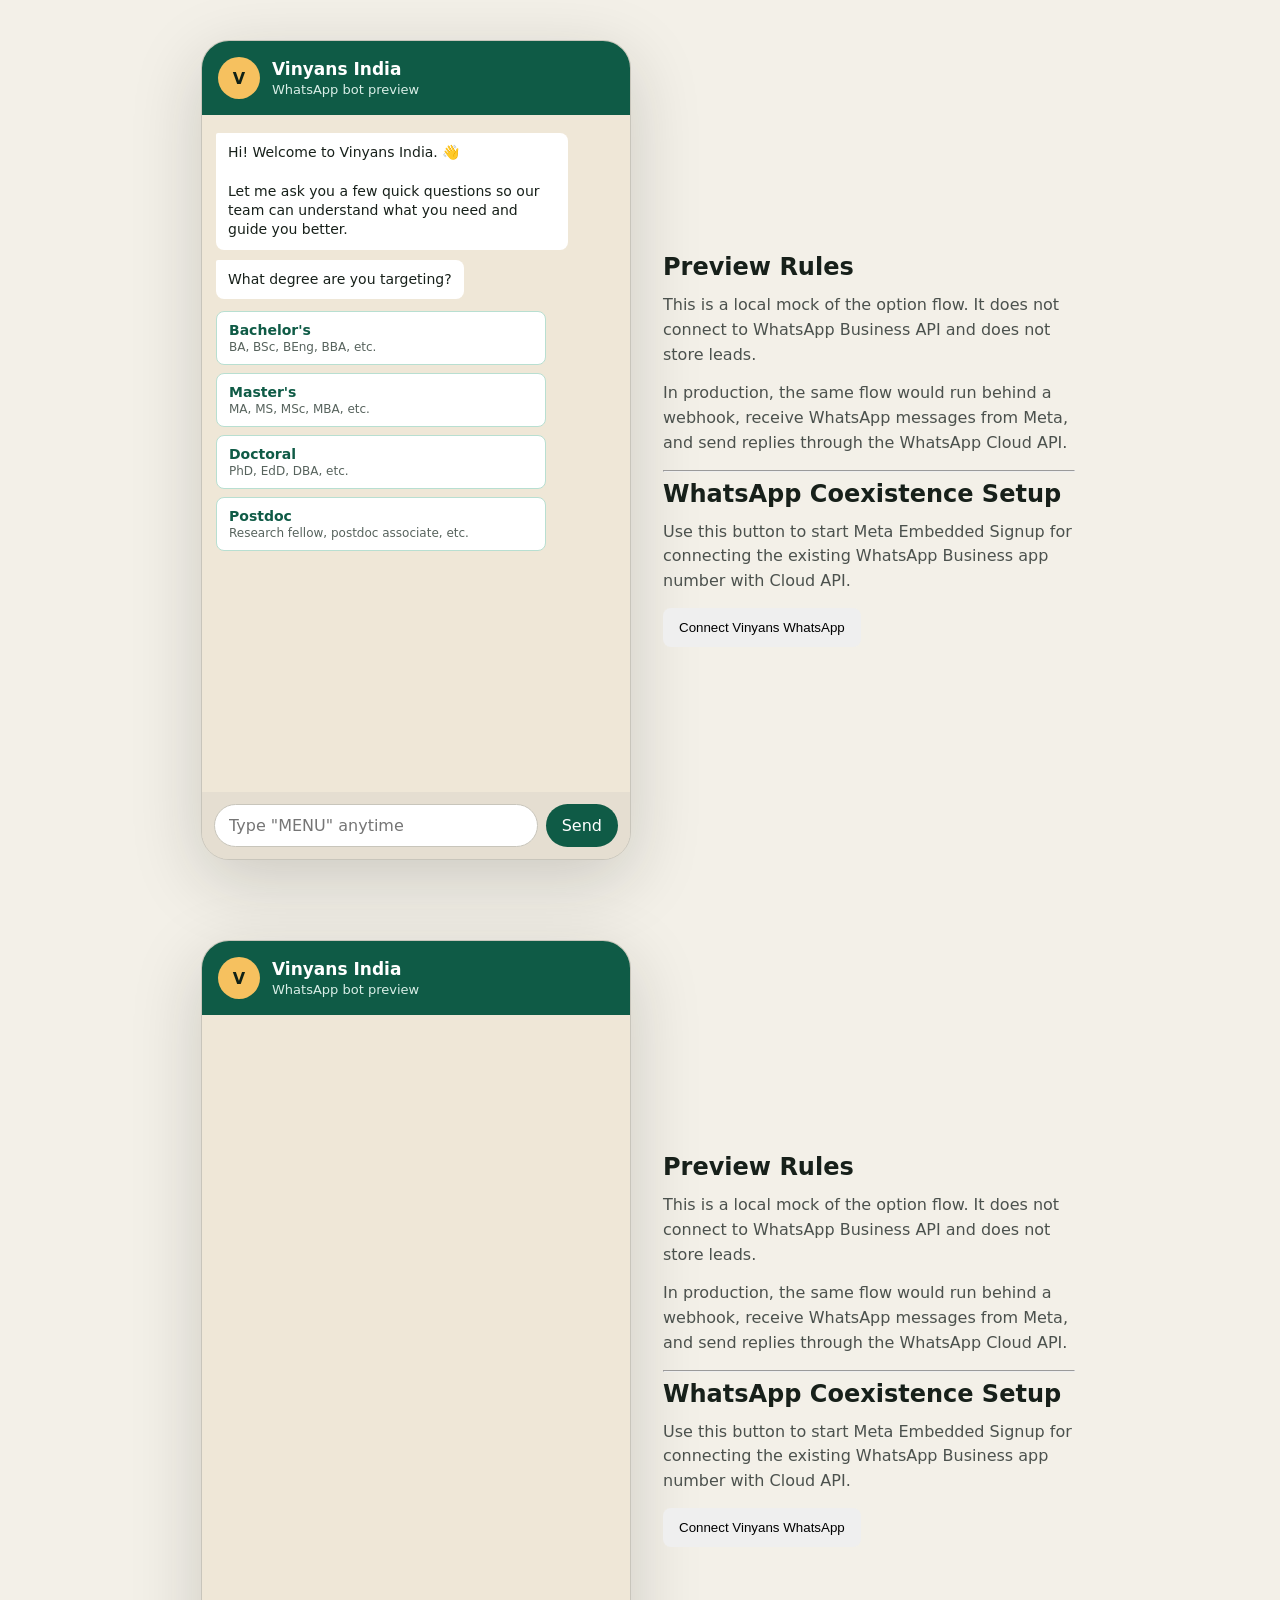
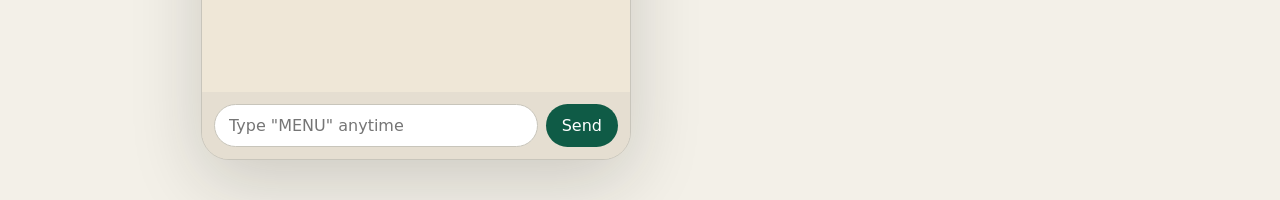
<file: index.html>
<!doctype html>
<html lang="en">
  <head>
    <meta charset="UTF-8" />
    <meta name="viewport" content="width=device-width, initial-scale=1.0" />
    <title>Vinyans WhatsApp Bot Preview</title>
    <link rel="stylesheet" href="./styles.css" />
  </head>
  <body>
    <main class="shell">
      <section class="phone" aria-label="Vinyans WhatsApp bot preview">
        <header class="chat-header">
          <div class="avatar">V</div>
          <div>
            <h1>Vinyans India</h1>
            <p>WhatsApp bot preview</p>
          </div>
        </header>

        <div id="chat" class="chat" aria-live="polite"></div>

        <form id="composer" class="composer">
          <input
            id="messageInput"
            autocomplete="off"
            placeholder='Type "MENU" anytime'
            aria-label="Message"
          />
          <button type="submit">Send</button>
        </form>
      </section>

      <aside class="notes">
        <h2>Preview Rules</h2>
        <p>
          This is a local mock of the option flow. It does not connect to WhatsApp Business API
          and does not store leads.
        </p>
        <p>
          In production, the same flow would run behind a webhook, receive WhatsApp messages from
          Meta, and send replies through the WhatsApp Cloud API.
        </p>

        <hr />

        <h2>WhatsApp Coexistence Setup</h2>
        <p>
          Use this button to start Meta Embedded Signup for connecting the existing WhatsApp
          Business app number with Cloud API.
        </p>

        <button onclick="launchWhatsAppSignup()" style="padding: 12px 16px; border: 0; border-radius: 8px; cursor: pointer;">
          Connect Vinyans WhatsApp
        </button>
      </aside>
    </main>

    <script src="./script.js"></script>

    <!doctype html>
<html lang="en">
  <head>
    <meta charset="UTF-8" />
    <meta name="viewport" content="width=device-width, initial-scale=1.0" />
    <title>Vinyans WhatsApp Bot Preview</title>
    <link rel="stylesheet" href="./styles.css" />
  </head>

  <body>
    <main class="shell">
      <section class="phone" aria-label="Vinyans WhatsApp bot preview">
        <header class="chat-header">
          <div class="avatar">V</div>
          <div>
            <h1>Vinyans India</h1>
            <p>WhatsApp bot preview</p>
          </div>
        </header>

        <div id="chat" class="chat" aria-live="polite"></div>

        <form id="composer" class="composer">
          <input
            id="messageInput"
            autocomplete="off"
            placeholder='Type "MENU" anytime'
            aria-label="Message"
          />
          <button type="submit">Send</button>
        </form>
      </section>

      <aside class="notes">
        <h2>Preview Rules</h2>
        <p>
          This is a local mock of the option flow. It does not connect to WhatsApp Business API
          and does not store leads.
        </p>
        <p>
          In production, the same flow would run behind a webhook, receive WhatsApp messages from
          Meta, and send replies through the WhatsApp Cloud API.
        </p>

        <hr />

        <h2>WhatsApp Coexistence Setup</h2>
        <p>
          Use this button to start Meta Embedded Signup for connecting the existing WhatsApp
          Business app number with Cloud API.
        </p>

        <button
          onclick="launchWhatsAppSignup()"
          style="padding: 12px 16px; border: 0; border-radius: 8px; cursor: pointer;"
        >
          Connect Vinyans WhatsApp
        </button>
      </aside>
    </main>

    <script src="./script.js"></script>

    <script>
      let whatsappSignupData = null;
      let facebookAuthCode = null;

      window.fbAsyncInit = function () {
        FB.init({
          appId: "1960326944643496",
          cookie: true,
          xfbml: true,
          version: "v25.0"
        });
      };

      (function (d, s, id) {
        var js, fjs = d.getElementsByTagName(s)[0];
        if (d.getElementById(id)) return;
        js = d.createElement(s);
        js.id = id;
        js.src = "https://connect.facebook.net/en_US/sdk.js";
        fjs.parentNode.insertBefore(js, fjs);
      })(document, "script", "facebook-jssdk");

      window.addEventListener("message", function (event) {
        if (
          event.origin !== "https://www.facebook.com" &&
          event.origin !== "https://web.facebook.com"
        ) {
          return;
        }

        try {
          const data = JSON.parse(event.data);

          if (data.type === "WA_EMBEDDED_SIGNUP") {
            console.log("WhatsApp signup event:", data);

            if (data.event === "FINISH") {
              whatsappSignupData = data.data;

              alert(
                "WhatsApp Signup Finished!\n\n" +
                  "WABA ID: " +
                  (data.data.waba_id || "Not received") +
                  "\n" +
                  "Phone Number ID: " +
                  (data.data.phone_number_id || "Not received")
              );
            } else {
              alert("WhatsApp signup event: " + data.event);
            }
          }
        } catch (error) {
          console.log("Non-JSON message:", event.data);
        }
      });

      function launchWhatsAppSignup() {
        FB.login(
          function (response) {
            console.log("Facebook login response:", response);

            if (response.authResponse) {
              facebookAuthCode = response.authResponse.code;
              console.log("Authorization code:", facebookAuthCode);
            } else {
              alert("Signup was cancelled or not completed.");
            }
          },
          {
            config_id: "2216072599159641",
            response_type: "code",
            override_default_response_type: true,
            extras: {
              setup: {},
              feature: "whatsapp_embedded_signup",
              featureType: "whatsapp_business_app_onboarding",
              sessionInfoVersion: "3"
            }
          }
        );
      }
    </script>
  </body>
</html>  </body>
</html>
</file>
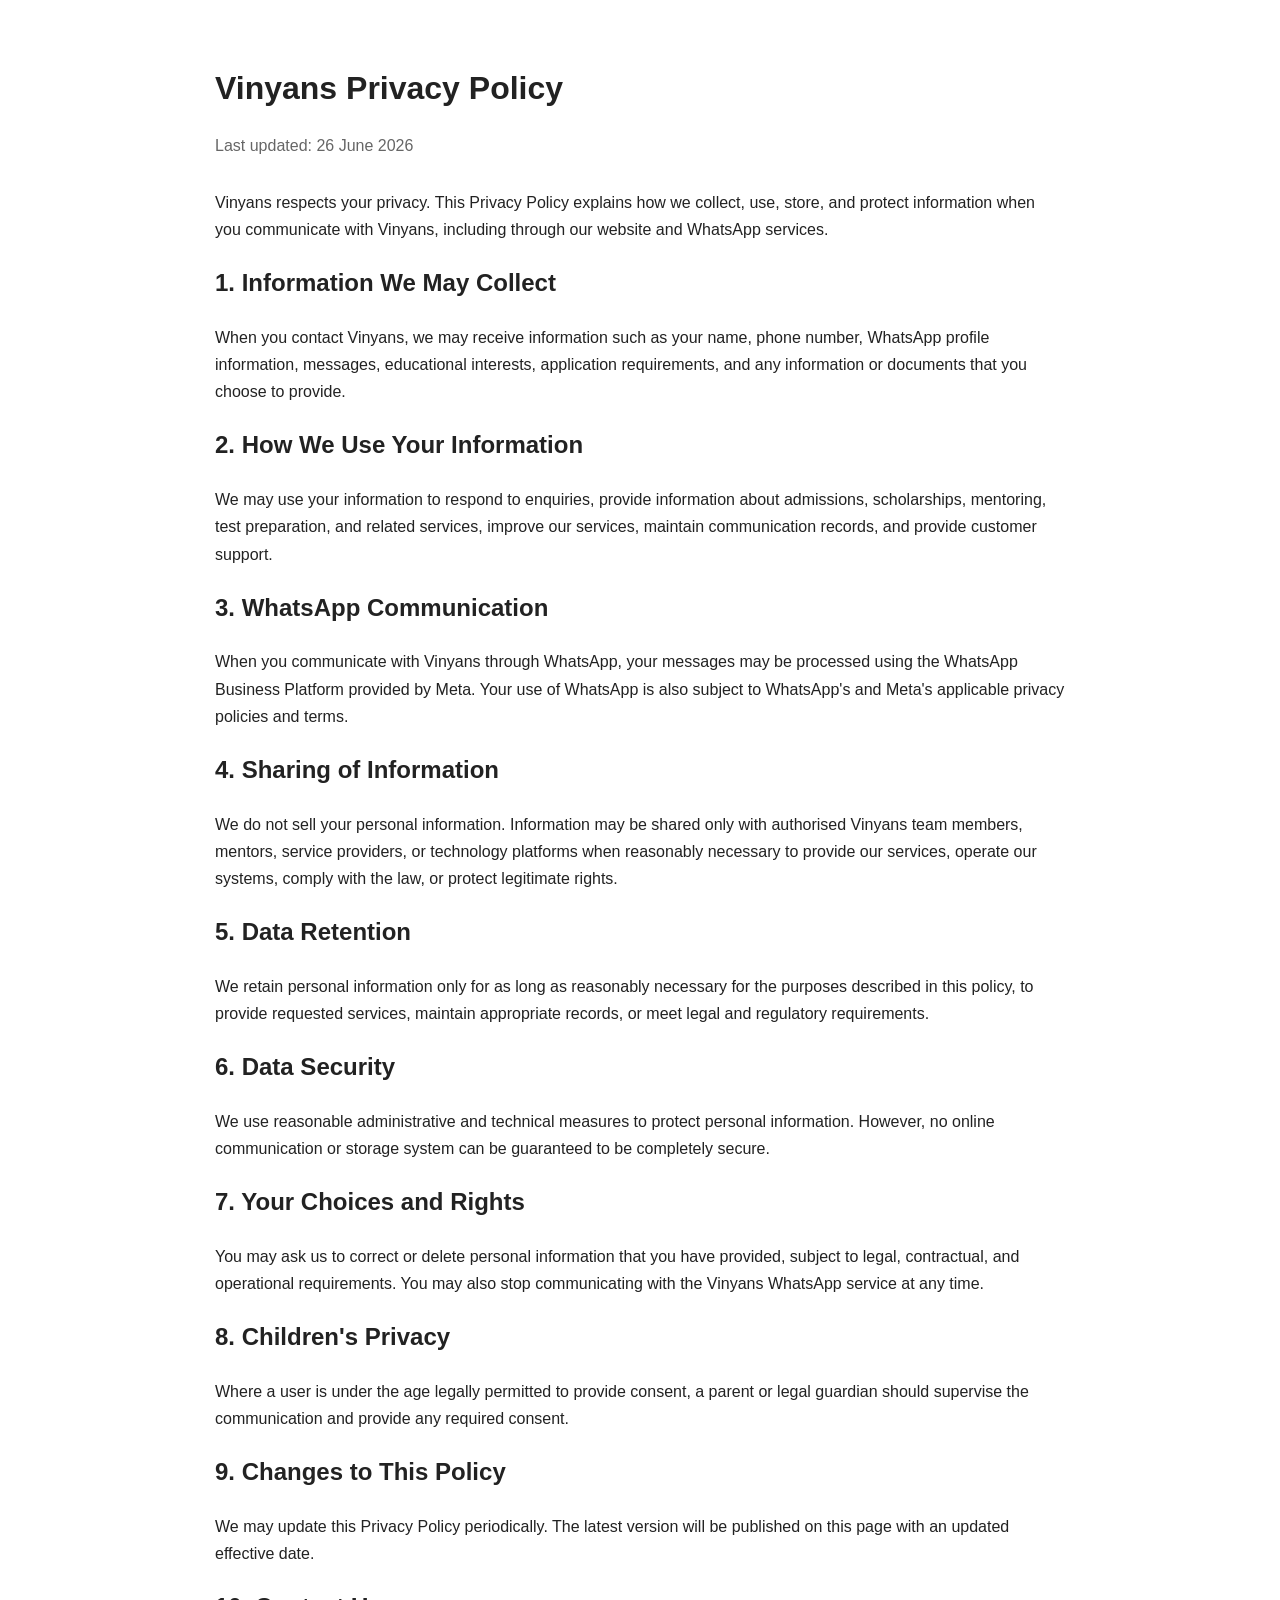
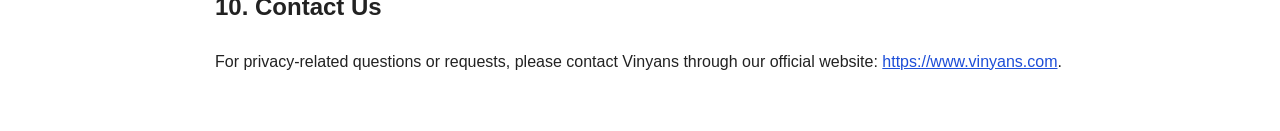
<file: privacy-policy.html>
<!DOCTYPE html>

<html lang="en">
<head>
  <meta charset="UTF-8">
  <meta name="viewport" content="width=device-width, initial-scale=1.0">
  <title>Privacy Policy | Vinyans</title>
  <style>
    body {
      font-family: Arial, sans-serif;
      line-height: 1.7;
      color: #222;
      max-width: 850px;
      margin: 0 auto;
      padding: 40px 20px;
      background: #ffffff;
    }

```
h1, h2 {
  color: #172554;
}

h1 {
  margin-bottom: 5px;
}

.updated {
  color: #666;
  margin-bottom: 30px;
}

a {
  color: #1d4ed8;
}
```

  </style>
</head>

<body>
  <h1>Vinyans Privacy Policy</h1>
  <p class="updated">Last updated: 26 June 2026</p>

  <p>
    Vinyans respects your privacy. This Privacy Policy explains how we collect,
    use, store, and protect information when you communicate with Vinyans,
    including through our website and WhatsApp services.
  </p>

  <h2>1. Information We May Collect</h2>
  <p>
    When you contact Vinyans, we may receive information such as your name,
    phone number, WhatsApp profile information, messages, educational interests,
    application requirements, and any information or documents that you choose
    to provide.
  </p>

  <h2>2. How We Use Your Information</h2>
  <p>
    We may use your information to respond to enquiries, provide information
    about admissions, scholarships, mentoring, test preparation, and related
    services, improve our services, maintain communication records, and provide
    customer support.
  </p>

  <h2>3. WhatsApp Communication</h2>
  <p>
    When you communicate with Vinyans through WhatsApp, your messages may be
    processed using the WhatsApp Business Platform provided by Meta. Your use
    of WhatsApp is also subject to WhatsApp's and Meta's applicable privacy
    policies and terms.
  </p>

  <h2>4. Sharing of Information</h2>
  <p>
    We do not sell your personal information. Information may be shared only
    with authorised Vinyans team members, mentors, service providers, or
    technology platforms when reasonably necessary to provide our services,
    operate our systems, comply with the law, or protect legitimate rights.
  </p>

  <h2>5. Data Retention</h2>
  <p>
    We retain personal information only for as long as reasonably necessary
    for the purposes described in this policy, to provide requested services,
    maintain appropriate records, or meet legal and regulatory requirements.
  </p>

  <h2>6. Data Security</h2>
  <p>
    We use reasonable administrative and technical measures to protect personal
    information. However, no online communication or storage system can be
    guaranteed to be completely secure.
  </p>

  <h2>7. Your Choices and Rights</h2>
  <p>
    You may ask us to correct or delete personal information that you have
    provided, subject to legal, contractual, and operational requirements. You
    may also stop communicating with the Vinyans WhatsApp service at any time.
  </p>

  <h2>8. Children's Privacy</h2>
  <p>
    Where a user is under the age legally permitted to provide consent, a parent
    or legal guardian should supervise the communication and provide any
    required consent.
  </p>

  <h2>9. Changes to This Policy</h2>
  <p>
    We may update this Privacy Policy periodically. The latest version will be
    published on this page with an updated effective date.
  </p>

  <h2>10. Contact Us</h2>
  <p>
    For privacy-related questions or requests, please contact Vinyans through
    our official website:
    <a href="https://www.vinyans.com">https://www.vinyans.com</a>.
  </p>
</body>
</html>
</file>
<file: styles.css>
* {
  box-sizing: border-box;
}

body {
  margin: 0;
  min-height: 100vh;
  background: #f3f0e8;
  color: #17201a;
  font-family:
    Inter, ui-sans-serif, system-ui, -apple-system, BlinkMacSystemFont, "Segoe UI", sans-serif;
}

.shell {
  display: grid;
  grid-template-columns: minmax(320px, 430px) minmax(260px, 420px);
  gap: 28px;
  align-items: center;
  justify-content: center;
  min-height: 100vh;
  padding: 28px;
}

.phone {
  overflow: hidden;
  width: 100%;
  height: min(820px, calc(100vh - 56px));
  min-height: 620px;
  border: 1px solid #c8c5bb;
  border-radius: 28px;
  background: #efe7d7;
  box-shadow: 0 20px 70px rgb(25 25 20 / 18%);
  display: grid;
  grid-template-rows: auto 1fr auto;
}

.chat-header {
  display: flex;
  align-items: center;
  gap: 12px;
  padding: 16px;
  background: #0f5b46;
  color: white;
}

.avatar {
  display: grid;
  place-items: center;
  width: 42px;
  height: 42px;
  border-radius: 50%;
  background: #f6c15f;
  color: #102116;
  font-weight: 800;
}

h1,
h2,
p {
  margin: 0;
}

.chat-header h1 {
  font-size: 17px;
  line-height: 1.2;
}

.chat-header p {
  margin-top: 2px;
  font-size: 13px;
  color: #d9eee7;
}

.chat {
  overflow-y: auto;
  padding: 18px 14px;
  display: flex;
  flex-direction: column;
  gap: 10px;
}

.message {
  max-width: 88%;
  padding: 10px 12px;
  border-radius: 8px;
  line-height: 1.38;
  white-space: pre-wrap;
  font-size: 14px;
}

.bot {
  align-self: flex-start;
  background: #ffffff;
  border-top-left-radius: 2px;
}

.user {
  align-self: flex-end;
  background: #d9fdd3;
  border-top-right-radius: 2px;
}

.options {
  align-self: flex-start;
  display: grid;
  gap: 8px;
  width: min(88%, 330px);
  margin: 2px 0 8px;
}

.option {
  border: 1px solid #b8dfd1;
  border-radius: 8px;
  background: #ffffff;
  color: #0f5b46;
  cursor: pointer;
  padding: 10px 12px;
  text-align: left;
  font: inherit;
}

.option strong {
  display: block;
  font-size: 14px;
}

.option span {
  display: block;
  margin-top: 2px;
  color: #57635d;
  font-size: 12px;
}

.option:hover {
  background: #f6fffb;
}

.composer {
  display: grid;
  grid-template-columns: 1fr auto;
  gap: 8px;
  padding: 12px;
  background: #e5ded1;
}

.composer input {
  min-width: 0;
  border: 1px solid #c8c5bb;
  border-radius: 999px;
  padding: 11px 14px;
  font: inherit;
}

.composer button {
  border: 0;
  border-radius: 999px;
  background: #0f5b46;
  color: white;
  cursor: pointer;
  font: inherit;
  padding: 0 16px;
}

.notes {
  padding: 4px;
}

.notes h2 {
  font-size: 24px;
  margin-bottom: 12px;
}

.notes p {
  max-width: 52ch;
  color: #4b514d;
  line-height: 1.55;
  margin-bottom: 14px;
}

@media (max-width: 800px) {
  .shell {
    grid-template-columns: 1fr;
    align-items: start;
    padding: 16px;
  }

  .phone {
    height: calc(100vh - 32px);
    min-height: 560px;
  }

  .notes {
    display: none;
  }
}
</file>
